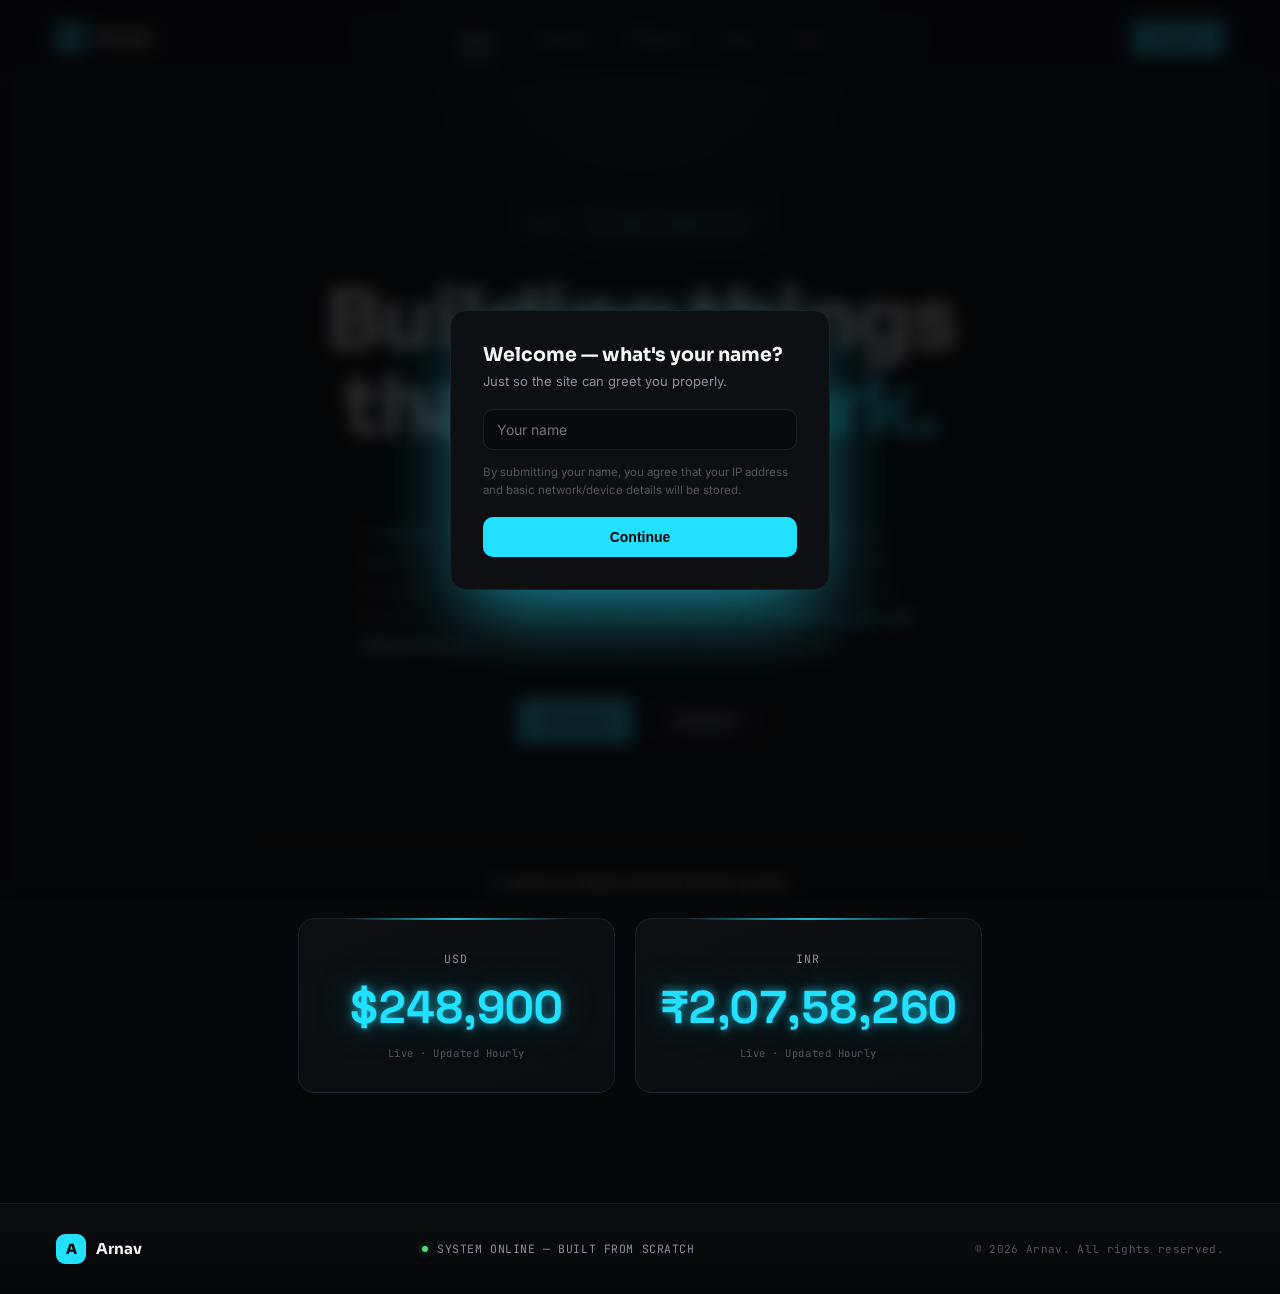
<file: index.html>
<!DOCTYPE html>
<html lang="en">
<head>
<meta charset="UTF-8">
<meta name="viewport" content="width=device-width, initial-scale=1.0">
<title>Arnav</title>
<link rel="stylesheet" href="style.css">
<!-- Add this line so PWABuilder finds your manifest -->
<link rel="manifest" href="manifest.json">
<meta name="theme-color" content="#0a0a0c">
</head>
<body>

<div class="bg-grid"></div>

<div class="name-modal-overlay" id="nameModalOverlay">
  <div class="name-modal">
    <h3>Welcome — what's your name?</h3>
    <p class="name-modal-sub">Just so the site can greet you properly.</p>
    <input type="text" id="nameModalInput" placeholder="Your name" autocomplete="off">
    <p class="name-modal-consent">By submitting your name, you agree that your IP address and basic network/device details will be stored.</p>
    <button id="nameModalSubmit">Continue</button>
  </div>
</div>
<div class="bg-orb"></div>

<nav class="navbar">
  <a href="index.html" class="brand"><div class="brand-mark">A</div>Arnav</a>
  <ul class="nav-links">
    <li><a href="index.html" class="active">Home</a></li>
    <li><a href="ventures.html">Ventures</a></li>
    <li><a href="projects.html">Projects</a></li>
    <li><a href="blog.html">Blog</a></li>
    <li><a href="skills.html">Skills</a></li>
  </ul>
  <a href="contact.html" class="nav-cta">Contact</a>
</nav>

<header class="hero">
  <div class="viewer-count reveal" id="viewerCount">
    <span class="viewer-icon">◎</span>
    <span id="viewerNum">0</span>
  </div>
  <div class="eyebrow"><span class="pulse-dot"></span> CODEX FABRICATUR</div>
  <h1>Building things<br>that <span class="cyan">just work.</span></h1>
  <p class="subheading">Developer & Founder</p>
  <p class="about-prose">
    I'm <span class="hl-name">Arnav</span> — I design, build, and ship digital products from the ground up.
    Right now I run <span class="hl-cyan">Azort Development</span> and <span class="hl-cyan">Sinux Development</span>,
    two ventures focused on turning small ideas into tools people actually use.
    Everything on this site — from the utilities to the code powering it — was
    <span class="hl-name">built, tested, and shipped by me</span>.
    No templates, no shortcuts — just clean execution.
  </p>
  <div class="hero-actions">
    <a href="ventures.html" class="btn-primary">Ventures</a>
    <a href="projects.html" class="btn-secondary">Projects</a>
  </div>
</header>

<div class="ticker-strip">
  <div class="ticker-label"><span class="pulse-dot"></span> Assets Under Management (AUM)</div>
  <div class="ticker-grid">
    <div class="ticker-item reveal" style="animation-delay:0.1s;">
      <div class="ticker-currency">USD</div>
      <div class="ticker-value" id="aumUSD">$248,900</div>
      <div class="ticker-sub">Live · Updated Hourly</div>
    </div>
    <div class="ticker-item reveal" style="animation-delay:0.2s;">
      <div class="ticker-currency">INR</div>
      <div class="ticker-value" id="aumINR">₹2,07,00,000</div>
      <div class="ticker-sub">Live · Updated Hourly</div>
    </div>
  </div>
</div>

<footer class="footer">
  <div class="footer-inner">
    <a href="index.html" class="footer-brand"><div class="brand-mark">A</div>Arnav</a>
    <div class="footer-status"><span class="pulse-dot"></span> SYSTEM ONLINE — BUILT FROM SCRATCH</div>
    <div class="footer-copy">© 2026 Arnav. All rights reserved.</div>
  </div>
</footer>

<script src="script.js"></script>
</body>
</html>
</file>
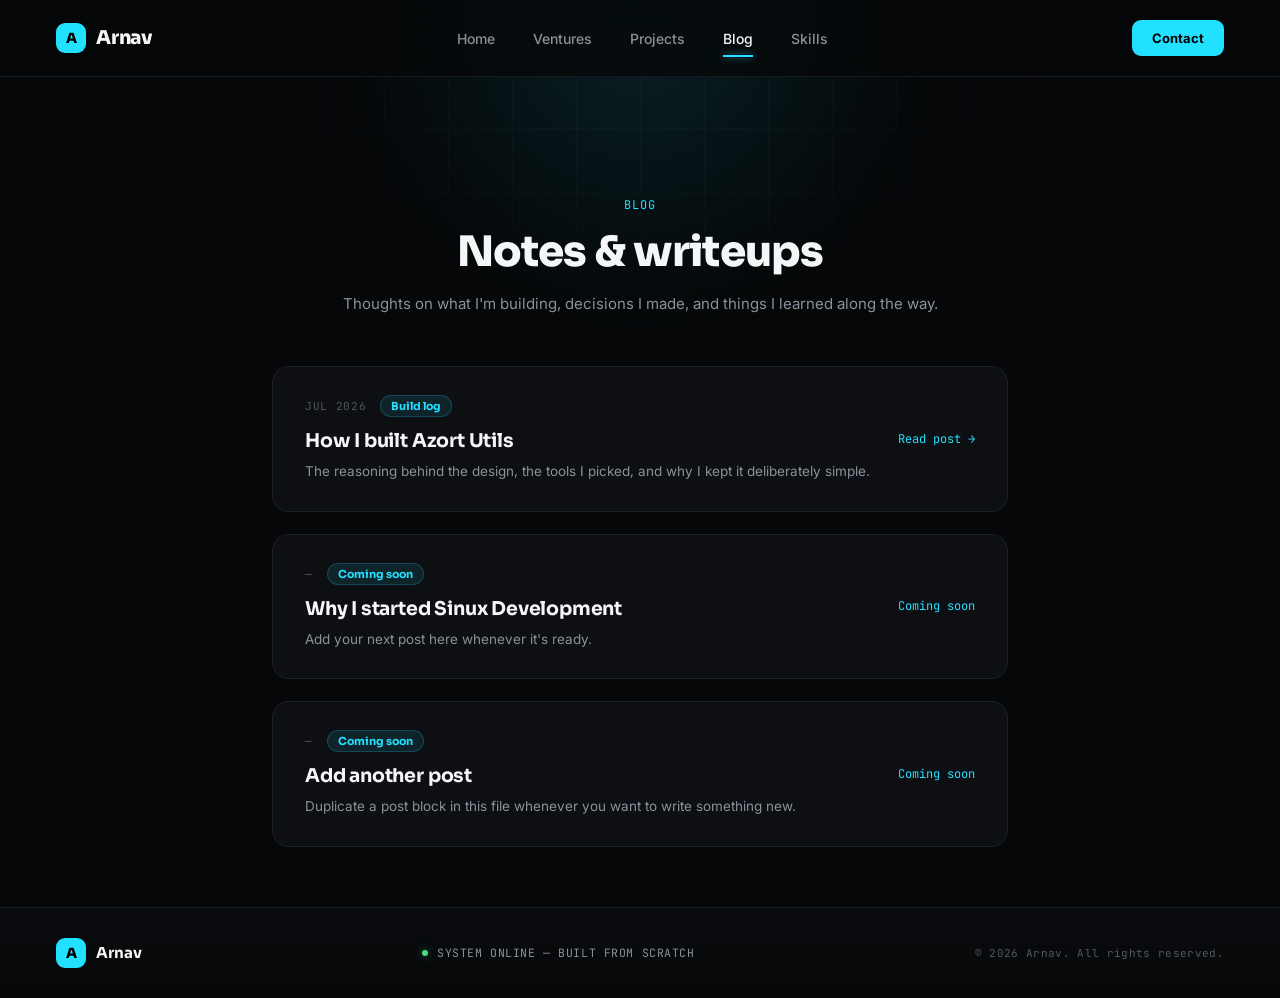
<file: blog.html>
<!DOCTYPE html>
<html lang="en">
<head>
<meta charset="UTF-8">
<meta name="viewport" content="width=device-width, initial-scale=1.0">
<title>Blog — Arnav</title>
<link rel="stylesheet" href="style.css">
</head>
<body>

<div class="bg-grid"></div>
<div class="bg-orb"></div>

<nav class="navbar">
  <a href="index.html" class="brand"><div class="brand-mark">A</div>Arnav</a>
  <ul class="nav-links">
    <li><a href="index.html">Home</a></li>
    <li><a href="ventures.html">Ventures</a></li>
    <li><a href="projects.html">Projects</a></li>
    <li><a href="blog.html" class="active">Blog</a></li>
    <li><a href="skills.html">Skills</a></li>
  </ul>
  <a href="contact.html" class="nav-cta">Contact</a>
</nav>

<section class="section" id="blogSection" style="padding-top:120px;">
  <div class="section-head reveal">
    <div class="kicker">Blog</div>
    <h2>Notes & writeups</h2>
    <p>Thoughts on what I'm building, decisions I made, and things I learned along the way.</p>
  </div>

  <div class="blog-grid" id="blogList">
    <div class="blog-card reveal" data-post="post1">
      <div class="blog-card-body">
        <div class="blog-meta-top">
          <span class="blog-date">JUL 2026</span>
          <span class="blog-tag">Build log</span>
        </div>
        <h3>How I built Azort Utils</h3>
        <p>The reasoning behind the design, the tools I picked, and why I kept it deliberately simple.</p>
      </div>
      <span class="blog-read">Read post →</span>
    </div>

    <div class="blog-card reveal disabled-post">
      <div class="blog-card-body">
        <div class="blog-meta-top">
          <span class="blog-date">—</span>
          <span class="blog-tag">Coming soon</span>
        </div>
        <h3>Why I started Sinux Development</h3>
        <p>Add your next post here whenever it's ready.</p>
      </div>
      <span class="blog-read">Coming soon</span>
    </div>

    <div class="blog-card reveal disabled-post">
      <div class="blog-card-body">
        <div class="blog-meta-top">
          <span class="blog-date">—</span>
          <span class="blog-tag">Coming soon</span>
        </div>
        <h3>Add another post</h3>
        <p>Duplicate a post block in this file whenever you want to write something new.</p>
      </div>
      <span class="blog-read">Coming soon</span>
    </div>
  </div>

  <!-- Inline post view (hidden until a post is opened) -->
  <article class="post-view" id="post1" style="display:none;">
    <a href="#" class="back-link" onclick="closePost('post1'); return false;">← Back to blog</a>
    <div class="post-header">
      <div class="blog-meta-top" style="justify-content:flex-start; gap:14px; margin-bottom:18px;">
        <span class="blog-date">JUL 2026</span>
        <span class="blog-tag">Build log</span>
      </div>
      <h1 class="post-title">How I built Azort Utils</h1>
      <p class="post-sub">The reasoning behind the design, the tools I picked, and why I kept it deliberately simple.</p>
    </div>
    <div class="post-body">
      <p>Replace this with your actual post. A good structure: start with why you built the thing, then walk through a couple of the interesting decisions, then close with what you'd do differently next time.</p>
      <h3>Why I built it</h3>
      <p>Write a paragraph here about the problem you noticed and why existing options didn't fit.</p>
      <h3>Key decisions</h3>
      <p>Talk through one or two technical or design choices — the stack, the layout, a tradeoff you made.</p>
      <h3>What's next</h3>
      <p>Wrap up with where the project is headed or what you learned building it.</p>
    </div>
  </article>
</section>

<footer class="footer">
  <div class="footer-inner">
    <a href="index.html" class="footer-brand"><div class="brand-mark">A</div>Arnav</a>
    <div class="footer-status"><span class="pulse-dot"></span> SYSTEM ONLINE — BUILT FROM SCRATCH</div>
    <div class="footer-copy">© 2026 Arnav. All rights reserved.</div>
  </div>
</footer>

<script src="script.js"></script>
<script>
  document.querySelectorAll('.blog-card[data-post]').forEach(card => {
    card.addEventListener('click', () => openPost(card.getAttribute('data-post')));
  });

  function openPost(id) {
    document.getElementById('blogList').style.display = 'none';
    document.querySelector('.section-head').style.display = 'none';
    document.getElementById(id).style.display = 'block';
    window.scrollTo({ top: 0, behavior: 'smooth' });
  }

  function closePost(id) {
    document.getElementById(id).style.display = 'none';
    document.getElementById('blogList').style.display = 'grid';
    document.querySelector('.section-head').style.display = 'block';
  }
</script>
</body>
</html>
</file>
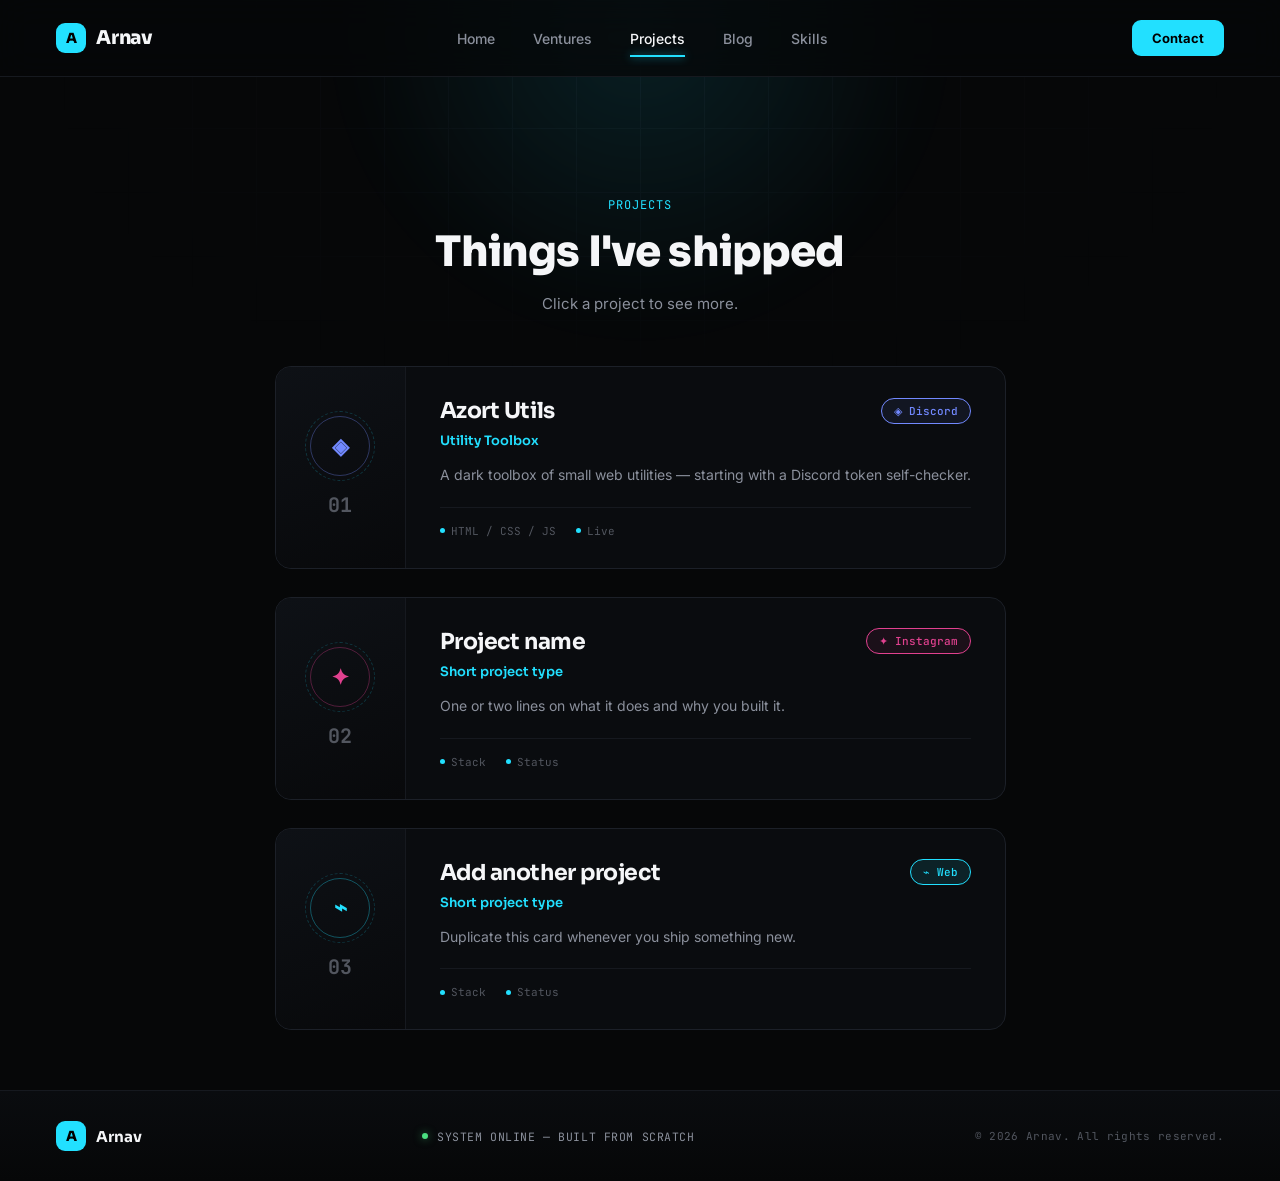
<file: projects.html>
<!DOCTYPE html>
<html lang="en">
<head>
<meta charset="UTF-8">
<meta name="viewport" content="width=device-width, initial-scale=1.0">
<title>Projects — Arnav</title>
<link rel="stylesheet" href="style.css">
</head>
<body>

<div class="bg-grid"></div>
<div class="bg-orb"></div>

<nav class="navbar">
  <a href="index.html" class="brand"><div class="brand-mark">A</div>Arnav</a>
  <ul class="nav-links">
    <li><a href="index.html">Home</a></li>
    <li><a href="ventures.html">Ventures</a></li>
    <li><a href="projects.html" class="active">Projects</a></li>
    <li><a href="blog.html">Blog</a></li>
    <li><a href="skills.html">Skills</a></li>
  </ul>
  <a href="contact.html" class="nav-cta">Contact</a>
</nav>

<section class="section" id="projectsSection" style="padding-top:120px;">
  <div class="section-head reveal" id="projectsHead">
    <div class="kicker">Projects</div>
    <h2>Things I've shipped</h2>
    <p>Click a project to see more.</p>
  </div>

  <div class="card-grid" id="projectsList">
    <div class="entity-card reveal" data-particle="rise" data-project="azortutils">
      <div class="particle-layer"></div>
      <span class="corner tl"></span><span class="corner tr"></span><span class="corner bl"></span><span class="corner br"></span>
      <div class="entity-side">
        <div class="entity-mark cat-discord">◈</div>
        <div class="entity-index">01</div>
      </div>
      <div class="entity-body">
        <div class="entity-top-row">
          <div class="entity-name">Azort Utils</div>
          <span class="cat-badge cat-discord-badge">◈ Discord</span>
        </div>
        <div class="entity-role">Utility Toolbox</div>
        <p class="entity-desc">A dark toolbox of small web utilities — starting with a Discord token self-checker.</p>
        <div class="entity-meta">
          <span><span class="dot"></span>HTML / CSS / JS</span>
          <span><span class="dot"></span>Live</span>
        </div>
      </div>
    </div>

    <div class="entity-card reveal" data-particle="rise" data-project="placeholder1">
      <div class="particle-layer"></div>
      <span class="corner tl"></span><span class="corner tr"></span><span class="corner bl"></span><span class="corner br"></span>
      <div class="entity-side">
        <div class="entity-mark cat-instagram">✦</div>
        <div class="entity-index">02</div>
      </div>
      <div class="entity-body">
        <div class="entity-top-row">
          <div class="entity-name">Project name</div>
          <span class="cat-badge cat-instagram-badge">✦ Instagram</span>
        </div>
        <div class="entity-role">Short project type</div>
        <p class="entity-desc">One or two lines on what it does and why you built it.</p>
        <div class="entity-meta">
          <span><span class="dot"></span>Stack</span>
          <span><span class="dot"></span>Status</span>
        </div>
      </div>
    </div>

    <div class="entity-card reveal" data-particle="rise" data-project="placeholder2">
      <div class="particle-layer"></div>
      <span class="corner tl"></span><span class="corner tr"></span><span class="corner bl"></span><span class="corner br"></span>
      <div class="entity-side">
        <div class="entity-mark cat-web">⌁</div>
        <div class="entity-index">03</div>
      </div>
      <div class="entity-body">
        <div class="entity-top-row">
          <div class="entity-name">Add another project</div>
          <span class="cat-badge cat-web-badge">⌁ Web</span>
        </div>
        <div class="entity-role">Short project type</div>
        <p class="entity-desc">Duplicate this card whenever you ship something new.</p>
        <div class="entity-meta">
          <span><span class="dot"></span>Stack</span>
          <span><span class="dot"></span>Status</span>
        </div>
      </div>
    </div>
  </div>

  <!-- Inline expanded project detail -->
  <article class="post-view" id="proj-azortutils" style="display:none;">
    <a href="#" class="back-link" onclick="closeProject('proj-azortutils'); return false;">← Back to projects</a>
    <div class="post-header">
      <div class="blog-meta-top" style="justify-content:flex-start; gap:14px; margin-bottom:18px;">
        <span class="cat-badge cat-discord-badge">◈ Discord</span>
        <span class="blog-tag">Live</span>
      </div>
      <h1 class="post-title">Azort Utils</h1>
      <p class="post-sub">A dark toolbox of small web utilities — starting with a Discord token self-checker.</p>
    </div>
    <div class="post-body">
      <h3>◆ Overview</h3>
      <p>Add a paragraph on what Azort Utils actually does and who it's for.</p>
      <h3>⌁ Stack</h3>
      <p>HTML, CSS, and vanilla JavaScript — no frameworks, runs entirely client-side.</p>
      <h3>✦ Highlights</h3>
      <p>Mention the token checker, the rate limiting, and anything else worth calling out.</p>
    </div>
  </article>

  <article class="post-view" id="proj-placeholder1" style="display:none;">
    <a href="#" class="back-link" onclick="closeProject('proj-placeholder1'); return false;">← Back to projects</a>
    <div class="post-header">
      <h1 class="post-title">Project name</h1>
      <p class="post-sub">Fill in the full description once this project is ready.</p>
    </div>
    <div class="post-body">
      <p>Add details here.</p>
    </div>
  </article>

  <article class="post-view" id="proj-placeholder2" style="display:none;">
    <a href="#" class="back-link" onclick="closeProject('proj-placeholder2'); return false;">← Back to projects</a>
    <div class="post-header">
      <h1 class="post-title">Add another project</h1>
      <p class="post-sub">Duplicate a project block whenever you ship something new.</p>
    </div>
    <div class="post-body">
      <p>Add details here.</p>
    </div>
  </article>
</section>

<footer class="footer">
  <div class="footer-inner">
    <a href="index.html" class="footer-brand"><div class="brand-mark">A</div>Arnav</a>
    <div class="footer-status"><span class="pulse-dot"></span> SYSTEM ONLINE — BUILT FROM SCRATCH</div>
    <div class="footer-copy">© 2026 Arnav. All rights reserved.</div>
  </div>
</footer>

<script src="script.js"></script>
<script>
  document.querySelectorAll('.entity-card[data-project]').forEach(card => {
    card.addEventListener('click', () => openProject(card.getAttribute('data-project')));
  });

  function openProject(name) {
    document.getElementById('projectsList').style.display = 'none';
    document.getElementById('projectsHead').style.display = 'none';
    document.getElementById('proj-' + name).style.display = 'block';
    window.scrollTo({ top: 0, behavior: 'smooth' });
  }

  function closeProject(id) {
    document.getElementById(id).style.display = 'none';
    document.getElementById('projectsList').style.display = 'flex';
    document.getElementById('projectsHead').style.display = 'block';
  }
</script>
</body>
</html>
</file>
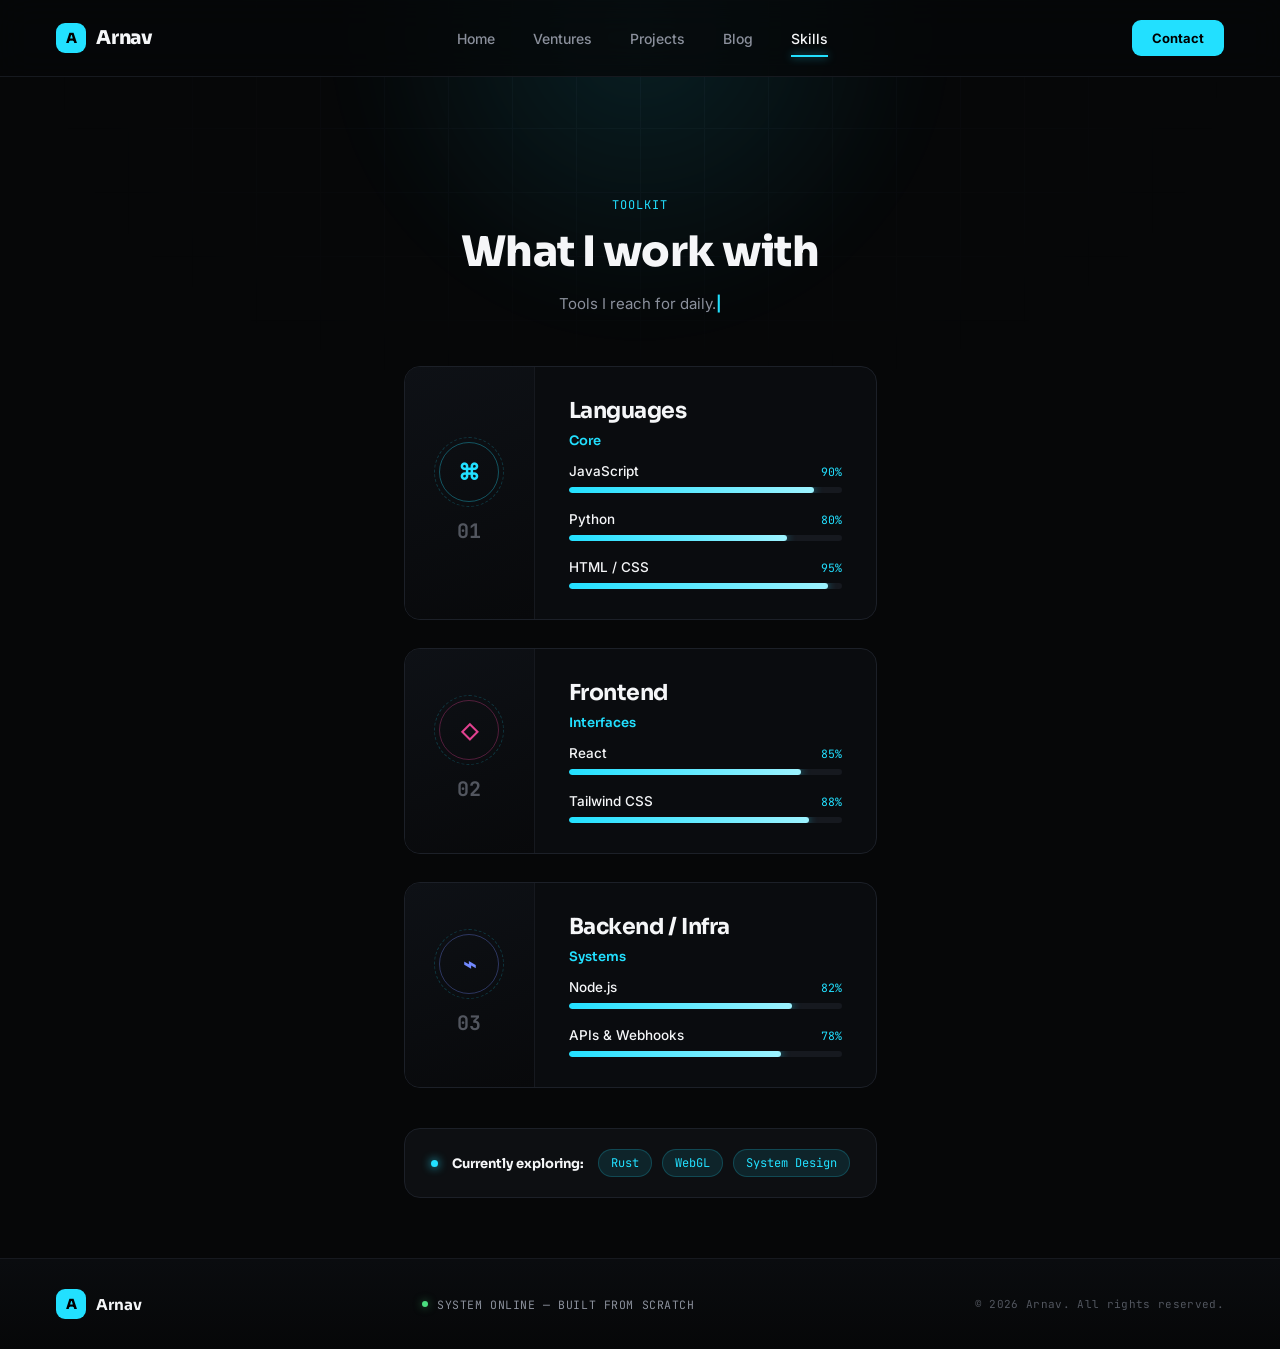
<file: skills.html>
<!DOCTYPE html>
<html lang="en">
<head>
<meta charset="UTF-8">
<meta name="viewport" content="width=device-width, initial-scale=1.0">
<title>Skills — Arnav</title>
<link rel="stylesheet" href="style.css">
</head>
<body>

<div class="bg-grid"></div>
<div class="bg-orb"></div>

<nav class="navbar">
  <a href="index.html" class="brand"><div class="brand-mark">A</div>Arnav</a>
  <ul class="nav-links">
    <li><a href="index.html">Home</a></li>
    <li><a href="ventures.html">Ventures</a></li>
    <li><a href="projects.html">Projects</a></li>
    <li><a href="blog.html">Blog</a></li>
    <li><a href="skills.html" class="active">Skills</a></li>
  </ul>
  <a href="contact.html" class="nav-cta">Contact</a>
</nav>

<section class="section" style="padding-top:120px;">
  <div class="section-head reveal">
    <div class="kicker">Toolkit</div>
    <h2>What I work with</h2>
    <p><span id="typedLine"></span><span class="type-cursor">|</span></p>
  </div>

  <div class="card-grid">
    <div class="entity-card reveal" data-particle="fall">
      <div class="particle-layer"></div>
      <span class="corner tl"></span><span class="corner tr"></span><span class="corner bl"></span><span class="corner br"></span>
      <div class="entity-side">
        <div class="entity-mark cat-web">⌘</div>
        <div class="entity-index">01</div>
      </div>
      <div class="entity-body">
        <div class="entity-name">Languages</div>
        <div class="entity-role">Core</div>
        <div class="skill-bars">
          <div class="skill-bar" data-level="90">
            <div class="skill-bar-top"><span>JavaScript</span><span class="skill-pct">90%</span></div>
            <div class="skill-track"><div class="skill-fill"></div></div>
          </div>
          <div class="skill-bar" data-level="80">
            <div class="skill-bar-top"><span>Python</span><span class="skill-pct">80%</span></div>
            <div class="skill-track"><div class="skill-fill"></div></div>
          </div>
          <div class="skill-bar" data-level="95">
            <div class="skill-bar-top"><span>HTML / CSS</span><span class="skill-pct">95%</span></div>
            <div class="skill-track"><div class="skill-fill"></div></div>
          </div>
        </div>
      </div>
    </div>

    <div class="entity-card reveal" data-particle="fall">
      <div class="particle-layer"></div>
      <span class="corner tl"></span><span class="corner tr"></span><span class="corner bl"></span><span class="corner br"></span>
      <div class="entity-side">
        <div class="entity-mark cat-instagram">◇</div>
        <div class="entity-index">02</div>
      </div>
      <div class="entity-body">
        <div class="entity-name">Frontend</div>
        <div class="entity-role">Interfaces</div>
        <div class="skill-bars">
          <div class="skill-bar" data-level="85">
            <div class="skill-bar-top"><span>React</span><span class="skill-pct">85%</span></div>
            <div class="skill-track"><div class="skill-fill"></div></div>
          </div>
          <div class="skill-bar" data-level="88">
            <div class="skill-bar-top"><span>Tailwind CSS</span><span class="skill-pct">88%</span></div>
            <div class="skill-track"><div class="skill-fill"></div></div>
          </div>
        </div>
      </div>
    </div>

    <div class="entity-card reveal" data-particle="fall">
      <div class="particle-layer"></div>
      <span class="corner tl"></span><span class="corner tr"></span><span class="corner bl"></span><span class="corner br"></span>
      <div class="entity-side">
        <div class="entity-mark cat-discord">⌁</div>
        <div class="entity-index">03</div>
      </div>
      <div class="entity-body">
        <div class="entity-name">Backend / Infra</div>
        <div class="entity-role">Systems</div>
        <div class="skill-bars">
          <div class="skill-bar" data-level="82">
            <div class="skill-bar-top"><span>Node.js</span><span class="skill-pct">82%</span></div>
            <div class="skill-track"><div class="skill-fill"></div></div>
          </div>
          <div class="skill-bar" data-level="78">
            <div class="skill-bar-top"><span>APIs & Webhooks</span><span class="skill-pct">78%</span></div>
            <div class="skill-track"><div class="skill-fill"></div></div>
          </div>
        </div>
      </div>
    </div>
  </div>

  <div class="learning-strip reveal">
    <span class="pulse-dot"></span>
    <span class="learning-label">Currently exploring:</span>
    <span class="learning-tags">
      <span class="learning-tag">Rust</span>
      <span class="learning-tag">WebGL</span>
      <span class="learning-tag">System Design</span>
    </span>
  </div>
</section>

<footer class="footer">
  <div class="footer-inner">
    <a href="index.html" class="footer-brand"><div class="brand-mark">A</div>Arnav</a>
    <div class="footer-status"><span class="pulse-dot"></span> SYSTEM ONLINE — BUILT FROM SCRATCH</div>
    <div class="footer-copy">© 2026 Arnav. All rights reserved.</div>
  </div>
</footer>

<script src="script.js"></script>
<script>
  // typing effect for the subheading line
  const lines = ["Tools I reach for daily.", "Sharp where it counts.", "Always adding more."];
  let lineIdx = 0, charIdx = 0, deleting = false;
  const el = document.getElementById('typedLine');
  function tick() {
    const current = lines[lineIdx];
    if (!deleting) {
      el.textContent = current.slice(0, charIdx + 1);
      charIdx++;
      if (charIdx === current.length) { deleting = true; setTimeout(tick, 1400); return; }
    } else {
      el.textContent = current.slice(0, charIdx - 1);
      charIdx--;
      if (charIdx === 0) { deleting = false; lineIdx = (lineIdx + 1) % lines.length; }
    }
    setTimeout(tick, deleting ? 30 : 55);
  }
  tick();

  // animate skill bar fills when they scroll into view
  const bars = document.querySelectorAll('.skill-bar');
  const barObserver = new IntersectionObserver((entries) => {
    entries.forEach(entry => {
      if (entry.isIntersecting) {
        const fill = entry.target.querySelector('.skill-fill');
        const level = entry.target.getAttribute('data-level');
        fill.style.width = level + '%';
        barObserver.unobserve(entry.target);
      }
    });
  }, { threshold: 0.3 });
  bars.forEach(bar => barObserver.observe(bar));
</script>
</body>
</html>
</file>
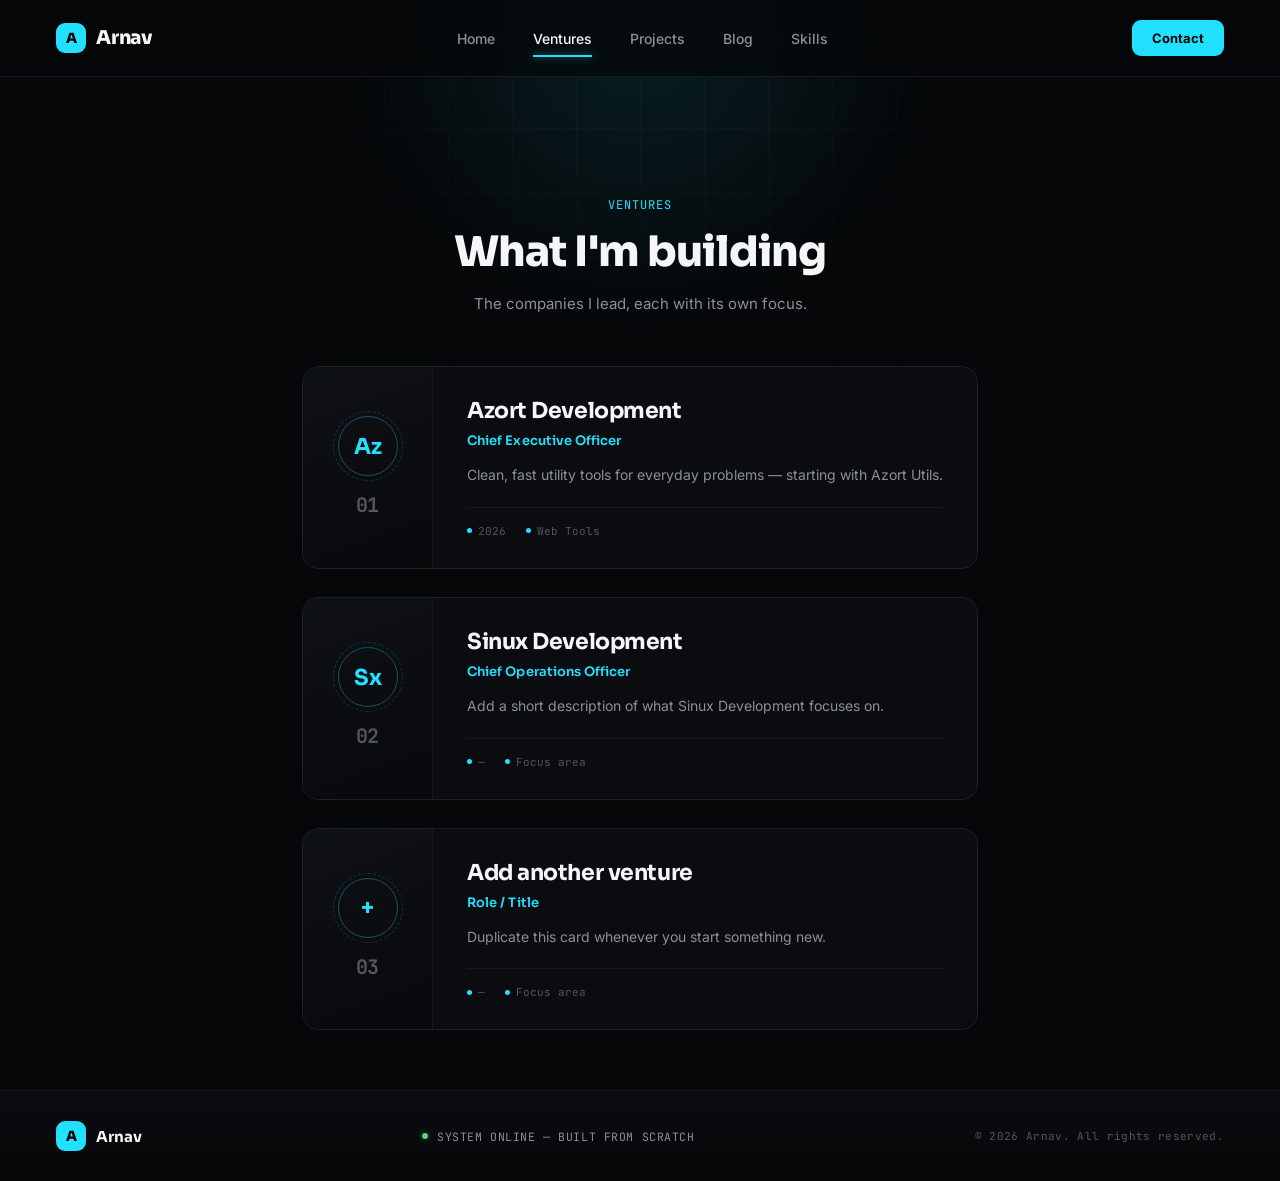
<file: ventures.html>
<!DOCTYPE html>
<html lang="en">
<head>
<meta charset="UTF-8">
<meta name="viewport" content="width=device-width, initial-scale=1.0">
<title>Ventures — Arnav</title>
<link rel="stylesheet" href="style.css">
</head>
<body>

<div class="bg-grid"></div>
<div class="bg-orb"></div>

<nav class="navbar">
  <a href="index.html" class="brand"><div class="brand-mark">A</div>Arnav</a>
  <ul class="nav-links">
    <li><a href="index.html">Home</a></li>
    <li><a href="ventures.html" class="active">Ventures</a></li>
    <li><a href="projects.html">Projects</a></li>
    <li><a href="blog.html">Blog</a></li>
    <li><a href="skills.html">Skills</a></li>
  </ul>
  <a href="contact.html" class="nav-cta">Contact</a>
</nav>

<section class="section" style="padding-top:120px;">
  <div class="section-head reveal">
    <div class="kicker">Ventures</div>
    <h2>What I'm building</h2>
    <p>The companies I lead, each with its own focus.</p>
  </div>

  <div class="card-grid">
    <div class="entity-card reveal" data-particle="fall">
      <div class="particle-layer"></div>
      <span class="corner tl"></span><span class="corner tr"></span><span class="corner bl"></span><span class="corner br"></span>
      <div class="entity-side">
        <div class="entity-mark">Az</div>
        <div class="entity-index">01</div>
      </div>
      <div class="entity-body">
        <div class="entity-name">Azort Development</div>
        <div class="entity-role">Chief Executive Officer</div>
        <p class="entity-desc">Clean, fast utility tools for everyday problems — starting with Azort Utils.</p>
        <div class="entity-meta">
          <span><span class="dot"></span>2026</span>
          <span><span class="dot"></span>Web Tools</span>
        </div>
      </div>
    </div>

    <div class="entity-card reveal" data-particle="fall">
      <div class="particle-layer"></div>
      <span class="corner tl"></span><span class="corner tr"></span><span class="corner bl"></span><span class="corner br"></span>
      <div class="entity-side">
        <div class="entity-mark">Sx</div>
        <div class="entity-index">02</div>
      </div>
      <div class="entity-body">
        <div class="entity-name">Sinux Development</div>
        <div class="entity-role">Chief Operations Officer</div>
        <p class="entity-desc">Add a short description of what Sinux Development focuses on.</p>
        <div class="entity-meta">
          <span><span class="dot"></span>—</span>
          <span><span class="dot"></span>Focus area</span>
        </div>
      </div>
    </div>

    <div class="entity-card reveal" data-particle="fall">
      <div class="particle-layer"></div>
      <span class="corner tl"></span><span class="corner tr"></span><span class="corner bl"></span><span class="corner br"></span>
      <div class="entity-side">
        <div class="entity-mark">+</div>
        <div class="entity-index">03</div>
      </div>
      <div class="entity-body">
        <div class="entity-name">Add another venture</div>
        <div class="entity-role">Role / Title</div>
        <p class="entity-desc">Duplicate this card whenever you start something new.</p>
        <div class="entity-meta">
          <span><span class="dot"></span>—</span>
          <span><span class="dot"></span>Focus area</span>
        </div>
      </div>
    </div>
  </div>
</section>

<footer class="footer">
  <div class="footer-inner">
    <a href="index.html" class="footer-brand"><div class="brand-mark">A</div>Arnav</a>
    <div class="footer-status"><span class="pulse-dot"></span> SYSTEM ONLINE — BUILT FROM SCRATCH</div>
    <div class="footer-copy">© 2026 Arnav. All rights reserved.</div>
  </div>
</footer>

<script src="script.js"></script>
</body>
</html>
</file>
<file: style.css>
@import url('https://fonts.googleapis.com/css2?family=Sora:wght@600;700;800&family=Space+Grotesk:wght@600;700&family=Inter:wght@400;500;600&family=JetBrains+Mono:wght@400;500&display=swap');

:root {
  --bg: #060708;
  --panel: #0d0f12;
  --panel-soft: #101319;
  --border: #1c2028;
  --border-soft: #16191f;
  --text: #f5f6f8;
  --muted: #8b909c;
  --muted-dim: #52565f;

  --cyan: #22e0ff;
  --cyan-soft: #22e0ff1a;
  --cyan-glow: #22e0ff55;
  --cyan-glow-strong: #22e0ffaa;

  --font-display: 'Sora', sans-serif;
  --font-ticker: 'Space Grotesk', sans-serif;
  --font-body: 'Inter', -apple-system, sans-serif;
  --font-mono: 'JetBrains Mono', Consolas, monospace;

  --radius: 16px;
  --radius-sm: 10px;
}

* { margin: 0; padding: 0; box-sizing: border-box; }
html { scroll-behavior: smooth; }

body {
  background: var(--bg);
  color: var(--text);
  font-family: var(--font-body);
  overflow-x: hidden;
  position: relative;
  display: flex;
  flex-direction: column;
  min-height: 100vh;
  -webkit-user-select: none;
  -moz-user-select: none;
  user-select: none;
  -webkit-tap-highlight-color: transparent;
}

/* remove the default blue tap/focus flash on every element */
* {
  -webkit-tap-highlight-color: transparent;
}
a, button, input, select, textarea, .entity-card, .blog-card, .contact-link {
  outline: none;
}
a:focus, button:focus, .entity-card:focus, .blog-card:focus, .contact-link:focus {
  outline: none;
  box-shadow: none;
}
/* keep a quiet, non-blue focus ring for keyboard users only */
a:focus-visible, button:focus-visible, .entity-card:focus-visible {
  outline: 1px solid var(--cyan);
  outline-offset: 3px;
}

/* make main content stretch so footer sticks at a consistent distance on every page */
body > .hero,
body > .stats-strip,
body > .ticker-strip,
body > .section,
body > .contact-wrap {
  flex: 1 0 auto;
}

/* global smoothness */
a, button, .entity-card, .blog-card, .contact-link, .nav-cta,
.btn-primary, .btn-secondary {
  transition-timing-function: cubic-bezier(0.22, 1, 0.36, 1);
}

::selection { background: var(--cyan); color: #000; }
a { color: inherit; text-decoration: none; }
ul { list-style: none; }

.bg-grid {
  position: fixed; inset: 0; z-index: 0; pointer-events: none;
  background-image:
    linear-gradient(var(--border-soft) 1px, transparent 1px),
    linear-gradient(90deg, var(--border-soft) 1px, transparent 1px);
  background-size: 64px 64px;
  mask-image: radial-gradient(ellipse 65% 50% at 50% 10%, black 0%, transparent 70%);
  opacity: 0.45;
}

.bg-orb {
  position: fixed;
  width: 620px; height: 620px;
  border-radius: 50%;
  background: radial-gradient(circle, var(--cyan-glow) 0%, transparent 70%);
  top: -280px; left: 50%;
  transform: translateX(-50%);
  z-index: 0; pointer-events: none;
  filter: blur(30px);
  opacity: 0.35;
}

/* ===== Navbar ===== */
.navbar {
  position: sticky; top: 0; z-index: 50;
  display: flex; align-items: center; justify-content: space-between;
  padding: 20px 56px;
  background: rgba(6, 7, 8, 0.75);
  backdrop-filter: blur(16px);
  border-bottom: 1px solid var(--border-soft);
}

.brand {
  font-family: var(--font-display);
  font-weight: 800;
  font-size: 19px;
  letter-spacing: -0.01em;
  display: flex; align-items: center; gap: 10px;
}
.brand-mark {
  width: 30px; height: 30px;
  border-radius: 9px;
  background: var(--cyan);
  display: flex; align-items: center; justify-content: center;
  font-size: 14px; font-weight: 800; color: #000;
}
.brand span { color: var(--cyan); }

.nav-links { display: flex; gap: 38px; font-size: 14px; font-weight: 500; color: var(--muted); }
.nav-links a { position: relative; transition: color 0.3s cubic-bezier(0.22,1,0.36,1); padding-bottom: 4px; }
.nav-links a:hover, .nav-links a.active { color: var(--text); }
.nav-links a::after {
  content: ''; position: absolute; left: 0; bottom: -6px; width: 0; height: 2px;
  background: var(--cyan);
  box-shadow: 0 0 8px var(--cyan-glow-strong);
  transition: width 0.35s cubic-bezier(0.22,1,0.36,1);
}
.nav-links a:hover::after { width: 100%; }
.nav-links a.active::after {
  width: 100%;
  animation: underlineIn 0.5s cubic-bezier(0.22,1,0.36,1);
}
@keyframes underlineIn {
  from { width: 0; }
  to { width: 100%; }
}

.nav-cta {
  font-size: 13px; font-weight: 700;
  padding: 10px 20px; border-radius: 9px;
  background: var(--cyan);
  color: #000;
  transition: all 0.25s ease;
}
.nav-cta:hover { box-shadow: 0 0 28px var(--cyan-glow-strong); transform: translateY(-1px); }

/* ===== Hero ===== */
.hero {
  position: relative; z-index: 1;
  max-width: 960px; margin: 0 auto;
  padding: 130px 48px 80px;
  text-align: center;
}

.viewer-count {
  display: inline-flex; align-items: center; gap: 8px;
  font-family: var(--font-mono); font-size: 12.5px; color: var(--muted);
  border: 1px solid var(--border); background: var(--panel-soft);
  padding: 7px 16px; border-radius: 100px;
  margin-bottom: 18px;
  opacity: 0; animation: fadeUp 0.6s cubic-bezier(0.22,1,0.36,1) forwards;
}
.viewer-icon { color: var(--cyan); font-size: 13px; }
#viewerNum { color: var(--text); font-weight: 600; font-variant-numeric: tabular-nums; }

.eyebrow {
  display: inline-flex; align-items: center; gap: 9px;
  font-family: var(--font-mono); font-size: 12.5px; font-weight: 500;
  color: var(--cyan);
  border: 1px solid #22e0ff40; background: linear-gradient(180deg, #22e0ff14, #22e0ff08);
  padding: 9px 20px; border-radius: 100px;
  letter-spacing: 0.04em;
  margin-bottom: 34px;
  box-shadow: 0 0 20px -4px var(--cyan-glow);
  opacity: 0; animation: fadeUp 0.7s cubic-bezier(0.22,1,0.36,1) forwards;
}
.eyebrow .pulse-dot {
  width: 6px; height: 6px; border-radius: 50%;
  background: var(--cyan); box-shadow: 0 0 10px var(--cyan);
  animation: pulse 2s infinite;
}

.hero h1 {
  font-family: var(--font-display);
  font-weight: 800;
  font-size: clamp(46px, 7.2vw, 84px);
  line-height: 1.03;
  letter-spacing: -0.03em;
  opacity: 0; animation: fadeUp 0.7s ease 0.1s forwards;
}
.hero h1 .cyan { color: var(--cyan); }

.hero .subheading {
  margin-top: 18px;
  font-family: var(--font-display);
  font-weight: 700;
  font-size: clamp(17px, 2vw, 20px);
  color: var(--cyan);
  letter-spacing: -0.01em;
  opacity: 0; animation: fadeUp 0.7s cubic-bezier(0.22,1,0.36,1) 0.16s forwards;
}

.hero .about-prose {
  margin: 26px auto 0;
  max-width: 560px;
  text-align: left;
  font-size: 15px;
  color: var(--muted);
  line-height: 1.85;
  opacity: 0; animation: fadeUp 0.7s cubic-bezier(0.22,1,0.36,1) 0.24s forwards;
}

.hero-actions {
  margin-top: 38px; display: flex; gap: 14px; justify-content: center;
  opacity: 0; animation: fadeUp 0.7s ease 0.3s forwards;
}

.btn-primary, .btn-secondary {
  font-size: 14px; font-weight: 700;
  padding: 14px 28px; border-radius: 10px;
  transition: all 0.25s ease;
  display: inline-flex; align-items: center; gap: 8px;
}
.btn-primary { background: var(--cyan); color: #000; }
.btn-primary:hover { box-shadow: 0 0 36px var(--cyan-glow-strong); transform: translateY(-2px); }
.btn-secondary { background: var(--panel-soft); border: 1px solid var(--border); color: var(--text); }
.btn-secondary:hover { border-color: var(--cyan); background: var(--cyan-soft); }

/* ===== Live ticker (replaces old stats strip) ===== */
.ticker-strip {
  position: relative; z-index: 1;
  max-width: 780px; margin: 0 auto;
  padding: 40px 48px 110px;
  border-top: 1px solid var(--border-soft);
  margin-top: 10px;
}

.ticker-label {
  display: flex; align-items: center; justify-content: center; gap: 9px;
  font-family: var(--font-display); font-weight: 700; font-size: 13px; color: var(--text);
  letter-spacing: 0.06em; text-transform: uppercase;
  margin-bottom: 26px;
}
.ticker-label .pulse-dot {
  width: 7px; height: 7px; border-radius: 50%;
  background: var(--cyan); box-shadow: 0 0 12px var(--cyan);
  animation: pulse 2s infinite;
}

.ticker-grid {
  display: grid;
  grid-template-columns: 1fr 1fr;
  gap: 20px;
}

.ticker-item {
  position: relative;
  background: linear-gradient(160deg, var(--panel), #0a0c0f);
  border: 1px solid var(--border);
  border-radius: var(--radius);
  padding: 32px 24px;
  text-align: center;
  opacity: 0; animation: fadeUp 0.6s cubic-bezier(0.22,1,0.36,1) forwards;
}
.ticker-item::before {
  content: '';
  position: absolute; top: -1px; left: 15%; right: 15%; height: 2px;
  background: linear-gradient(90deg, transparent, var(--cyan), transparent);
  opacity: 0.8;
}

.ticker-currency {
  font-family: var(--font-mono); font-size: 11.5px; color: var(--muted);
  letter-spacing: 0.12em; margin-bottom: 12px; text-transform: uppercase;
}
.ticker-value {
  font-family: var(--font-ticker);
  font-weight: 700;
  font-size: clamp(32px, 4.6vw, 46px);
  font-variant-numeric: tabular-nums;
  color: var(--cyan);
  text-shadow: 0 0 10px var(--cyan-glow-strong), 0 0 40px var(--cyan-glow);
  letter-spacing: -0.01em;
}
.ticker-sub {
  font-family: var(--font-mono); font-size: 10.5px; color: var(--muted-dim);
  margin-top: 10px; letter-spacing: 0.05em;
}

@media (max-width: 560px) {
  .ticker-grid { grid-template-columns: 1fr; }
}

/* ===== Highlighted words in prose ===== */
.hl-cyan { color: var(--cyan); font-weight: 700; }
.hl-name {
  font-family: var(--font-display);
  font-weight: 800;
  color: var(--text);
  background: linear-gradient(120deg, var(--cyan), #9df3ff);
  -webkit-background-clip: text;
  background-clip: text;
  color: transparent;
}

/* ===== Section shared ===== */
.section { position: relative; z-index: 1; max-width: 1120px; margin: 0 auto; padding: 60px 48px; }
.section-head { text-align: center; max-width: 600px; margin: 0 auto 50px; }
.section-head .kicker {
  font-family: var(--font-mono); font-size: 12px; color: var(--cyan);
  letter-spacing: 0.08em; text-transform: uppercase;
}
.section-head h2 {
  font-family: var(--font-display); font-weight: 800;
  font-size: clamp(30px, 4vw, 42px); margin-top: 12px; letter-spacing: -0.02em;
}
.section-head p { margin-top: 14px; color: var(--muted); font-size: 15px; line-height: 1.6; }

/* ===== Shared entity card (Ventures + Projects) ===== */
.card-grid { display: flex; flex-direction: column; gap: 28px; }

.entity-card {
  position: relative;
  display: grid;
  grid-template-columns: 130px 1fr;
  gap: 0;
  background: #0a0c0f;
  border: 1px solid var(--border);
  border-radius: var(--radius);
  overflow: hidden;
  cursor: pointer;
  transition: transform 0.4s cubic-bezier(0.22,1,0.36,1),
              box-shadow 0.4s cubic-bezier(0.22,1,0.36,1),
              border-color 0.4s cubic-bezier(0.22,1,0.36,1);
}

.entity-card .corner {
  position: absolute; width: 16px; height: 16px;
  border-color: var(--cyan); opacity: 0;
  transition: opacity 0.4s ease;
  z-index: 2;
}
.entity-card .corner.tl { top: 10px; left: 10px; border-top: 2px solid; border-left: 2px solid; }
.entity-card .corner.tr { top: 10px; right: 10px; border-top: 2px solid; border-right: 2px solid; }
.entity-card .corner.bl { bottom: 10px; left: 10px; border-bottom: 2px solid; border-left: 2px solid; }
.entity-card .corner.br { bottom: 10px; right: 10px; border-bottom: 2px solid; border-right: 2px solid; }

.entity-card:hover,
.entity-card.popped {
  transform: translateY(-6px) scale(1.012);
  border-color: #22e0ff55;
  box-shadow: 0 30px 80px -28px var(--cyan-glow-strong);
}
.entity-card:hover .corner,
.entity-card.popped .corner { opacity: 1; }

.entity-side {
  position: relative; z-index: 1;
  display: flex; flex-direction: column; align-items: center; justify-content: center;
  gap: 16px;
  background: linear-gradient(160deg, #0e1116, #08090b);
  border-right: 1px solid var(--border-soft);
  padding: 30px 16px;
}
.entity-mark {
  width: 60px; height: 60px; border-radius: 50%;
  background: transparent; border: 1.5px solid #22e0ff55;
  display: flex; align-items: center; justify-content: center;
  font-family: var(--font-display); font-weight: 700; font-size: 22px; color: var(--cyan);
  flex-shrink: 0;
  position: relative;
}
.entity-mark::after {
  content: '';
  position: absolute; inset: -6px;
  border-radius: 50%;
  border: 1px dashed #22e0ff33;
}
.entity-index {
  font-family: var(--font-mono); font-size: 20px; font-weight: 700; color: var(--muted-dim);
  letter-spacing: -0.02em;
}

.entity-body { position: relative; z-index: 1; min-width: 0; padding: 30px 34px; }

.entity-top-row { display: flex; align-items: center; justify-content: space-between; gap: 12px; flex-wrap: wrap; }

.entity-name {
  font-family: var(--font-display); font-weight: 700; font-size: 22px; letter-spacing: -0.02em;
  color: var(--text);
}
.entity-role {
  display: inline-block;
  font-family: var(--font-display); font-weight: 600; font-size: 13px; color: var(--cyan);
  letter-spacing: 0.005em;
  margin: 8px 0 14px;
}
.entity-desc { font-size: 14px; color: var(--muted); line-height: 1.7; margin-bottom: 20px; max-width: 620px; }

.entity-meta {
  display: flex; gap: 20px; flex-wrap: wrap;
  font-family: var(--font-mono); font-size: 11px; color: var(--muted-dim);
  border-top: 1px solid var(--border-soft); padding-top: 16px;
}
.entity-meta span { display: flex; align-items: center; gap: 6px; }
.entity-meta .dot { width: 5px; height: 5px; border-radius: 50%; background: var(--cyan); }

/* category badges */
.cat-badge {
  font-family: var(--font-mono); font-size: 11px; font-weight: 500;
  padding: 5px 12px; border-radius: 100px;
  border: 1px solid currentColor;
  white-space: nowrap;
}
.cat-discord-badge { color: #7289ff; background: #7289ff14; }
.cat-instagram-badge { color: #e1418f; background: #e1418f14; }
.cat-web-badge { color: var(--cyan); background: var(--cyan-soft); }

.entity-mark.cat-discord { color: #7289ff; border-color: #7289ff55; }
.entity-mark.cat-instagram { color: #e1418f; border-color: #e1418f55; }
.entity-mark.cat-web { color: var(--cyan); border-color: #22e0ff55; }

@media (max-width: 640px) {
  .entity-card { grid-template-columns: 1fr; }
  .entity-side { flex-direction: row; border-right: none; border-bottom: 1px solid var(--border-soft); padding: 20px; }
  .entity-body { padding: 24px 22px; }
}

/* particle layer — fully fades in/out, not just paused, and supports fall or rise direction */
.particle-layer {
  position: absolute; inset: 0;
  overflow: hidden;
  pointer-events: none;
  z-index: 0;
  opacity: 0;
  transition: opacity 0.4s ease;
}
.entity-card:hover .particle-layer,
.entity-card.popped .particle-layer {
  opacity: 1;
}
.particle {
  position: absolute;
  width: 4px; height: 4px;
  border-radius: 50%;
  box-shadow: 0 0 6px currentColor;
  opacity: 0;
  animation-timing-function: linear;
  animation-iteration-count: infinite;
  animation-play-state: paused;
}
.entity-card:hover .particle,
.entity-card.popped .particle {
  animation-play-state: running;
}
.entity-card[data-particle="fall"] .particle {
  top: -10%;
  color: var(--cyan);
  background: var(--cyan);
  animation-name: fallDown;
}
.entity-card[data-particle="rise"] .particle {
  bottom: -10%;
  color: #ffb454;
  background: #ffb454;
  animation-name: riseUp;
}
@keyframes fallDown {
  0% { transform: translateY(0) translateX(0); opacity: 0; }
  8% { opacity: 0.75; }
  90% { opacity: 0.4; }
  100% { transform: translateY(320px) translateX(var(--drift, 12px)); opacity: 0; }
}
@keyframes riseUp {
  0% { transform: translateY(0) translateX(0); opacity: 0; }
  8% { opacity: 0.8; }
  90% { opacity: 0.35; }
  100% { transform: translateY(-320px) translateX(var(--drift, 12px)); opacity: 0; }
}

@media (prefers-reduced-motion: reduce) {
  .particle { display: none; }
}

/* ===== Projects ===== */
.project-grid { display: grid; grid-template-columns: repeat(auto-fit, minmax(280px, 1fr)); gap: 20px; }
.project-card {
  background: var(--panel); border: 1px solid var(--border); border-radius: var(--radius);
  padding: 28px; transition: transform 0.3s ease, border-color 0.3s ease, box-shadow 0.3s ease;
}
.project-card:hover { transform: translateY(-4px); border-color: #22e0ff55; box-shadow: 0 16px 44px -18px var(--cyan-glow-strong); }
.project-card h3 { font-family: var(--font-display); font-weight: 700; font-size: 17px; margin-bottom: 8px; }
.project-card p { font-size: 13.5px; color: var(--muted); line-height: 1.55; margin-bottom: 16px; }
.stack-tags { display: flex; flex-wrap: wrap; gap: 8px; }
.stack-tags span {
  font-family: var(--font-mono); font-size: 11px; color: var(--cyan);
  border: 1px solid #22e0ff33; padding: 4px 10px; border-radius: 100px;
}

/* ===== Skills ===== */
.type-cursor {
  display: inline-block;
  color: var(--cyan);
  animation: pulse 0.9s infinite;
  font-weight: 700;
}

.skill-bars { display: flex; flex-direction: column; gap: 18px; max-width: 460px; }
.skill-bar-top {
  display: flex; justify-content: space-between; align-items: baseline;
  font-size: 13.5px; margin-bottom: 8px;
}
.skill-bar-top span:first-child { color: var(--text); font-weight: 500; }
.skill-pct { font-family: var(--font-mono); font-size: 11.5px; color: var(--cyan); }
.skill-track {
  width: 100%; height: 6px; border-radius: 100px;
  background: var(--border-soft);
  overflow: hidden;
}
.skill-fill {
  height: 100%; width: 0%;
  border-radius: 100px;
  background: linear-gradient(90deg, var(--cyan), #9df3ff);
  box-shadow: 0 0 10px var(--cyan-glow-strong);
  transition: width 1.4s cubic-bezier(0.16, 1, 0.3, 1);
}

.learning-strip {
  margin-top: 40px;
  display: flex; align-items: center; gap: 14px; flex-wrap: wrap;
  background: var(--panel); border: 1px solid var(--border); border-radius: var(--radius);
  padding: 20px 26px;
}
.learning-strip .pulse-dot {
  width: 7px; height: 7px; border-radius: 50%;
  background: var(--cyan); box-shadow: 0 0 10px var(--cyan);
  animation: pulse 2s infinite;
}
.learning-label {
  font-family: var(--font-display); font-weight: 700; font-size: 13px; color: var(--text);
}
.learning-tags { display: flex; gap: 10px; flex-wrap: wrap; }
.learning-tag {
  font-family: var(--font-mono); font-size: 12px; color: var(--cyan);
  border: 1px solid #22e0ff33; background: var(--cyan-soft);
  padding: 5px 12px; border-radius: 100px;
}

/* ===== Contact page ===== */
.contact-wrap { max-width: 620px; margin: 0 auto; position: relative; z-index: 1; padding: 130px 24px 90px; }

/* floating background shapes */
.floating-shapes {
  position: fixed; inset: 0; z-index: 0; pointer-events: none; overflow: hidden;
}
.shape {
  position: absolute;
  border: 1px solid #22e0ff33;
  background: linear-gradient(135deg, #22e0ff0f, transparent);
  backdrop-filter: blur(2px);
  animation: floatY 10s cubic-bezier(0.45,0.05,0.55,0.95) infinite, floatRotate 22s linear infinite;
  translate: var(--px, 0) var(--py, 0);
  transition: translate 0.6s cubic-bezier(0.22,1,0.36,1);
}
.shape-hex {
  width: 70px; height: 70px;
  clip-path: polygon(25% 0%, 75% 0%, 100% 50%, 75% 100%, 25% 100%, 0% 50%);
}
.shape-square { width: 46px; height: 46px; border-radius: 12px; }
.shape-circle { width: 54px; height: 54px; border-radius: 50%; }

.s1 { top: 12%; left: 8%; animation-duration: 11s, 26s; }
.s2 { top: 22%; right: 10%; animation-duration: 9s, 20s; animation-delay: 0.6s, 0s; }
.s3 { bottom: 24%; left: 14%; animation-duration: 13s, 30s; animation-delay: 1.2s, 0s; }
.s4 { top: 60%; right: 16%; animation-duration: 10s, 24s; animation-delay: 0.3s, 0s; }
.s5 { bottom: 10%; right: 30%; animation-duration: 12s, 28s; animation-delay: 0.9s, 0s; }
.s6 { top: 40%; left: 24%; animation-duration: 8.5s, 18s; animation-delay: 1.5s, 0s; }

@keyframes floatY {
  0%, 100% { transform: translateY(0); }
  50% { transform: translateY(-26px); }
}
@keyframes floatRotate {
  from { filter: hue-rotate(0deg); }
  to { filter: hue-rotate(30deg); }
}

@media (prefers-reduced-motion: reduce) {
  .shape { animation: none; }
}

/* terminal-style code card */
.terminal-card {
  position: relative;
  background: #08090b;
  border: 1px solid var(--border);
  border-radius: var(--radius);
  overflow: hidden;
  box-shadow: 0 30px 80px -30px var(--cyan-glow-strong);
}
.terminal-card::before {
  content: '';
  position: absolute; inset: -1px;
  border-radius: var(--radius);
  padding: 1px;
  background: linear-gradient(120deg, transparent, #22e0ff88, transparent, #e1418f66, transparent);
  background-size: 300% 300%;
  -webkit-mask: linear-gradient(#fff 0 0) content-box, linear-gradient(#fff 0 0);
  -webkit-mask-composite: xor;
  mask-composite: exclude;
  animation: borderSheen 6s linear infinite;
  pointer-events: none;
  z-index: 2;
}
@keyframes borderSheen {
  0% { background-position: 0% 50%; }
  100% { background-position: 300% 50%; }
}
.terminal-bar {
  display: flex; align-items: center; gap: 8px;
  padding: 14px 18px;
  background: #0d0f12;
  border-bottom: 1px solid var(--border-soft);
}
.tdot { width: 11px; height: 11px; border-radius: 50%; }
.td-red { background: #ff5f56; }
.td-yellow { background: #ffbd2e; }
.td-green { background: #27c93f; }
.terminal-title {
  margin-left: 8px;
  font-family: var(--font-mono); font-size: 12px; color: var(--muted-dim);
}

.terminal-body {
  padding: 26px 28px;
  overflow-x: auto;
}
.terminal-body pre {
  font-family: var(--font-mono);
  font-size: 14px;
  line-height: 1.9;
  color: var(--text);
  white-space: pre-wrap;
}
.tk-kw { color: #c084fc; }
.tk-var { color: var(--cyan); }
.tk-key { color: #7dd3fc; }
.tk-str { color: #86efac; }
.tk-link {
  color: #86efac;
  text-decoration: none;
  border-bottom: 1px dashed #86efac66;
  transition: color 0.25s ease, border-color 0.25s ease;
}
.tk-link:hover { color: #b9ffcf; border-color: #b9ffcf; }
.tk-link-pink { color: #f472b6; border-bottom-color: #f472b666; }
.tk-link-pink:hover { color: #ffa8d4; border-color: #ffa8d4; }
.tk-link-indigo { color: #a5b4fc; border-bottom-color: #a5b4fc66; }
.tk-link-indigo:hover { color: #c7d2ff; border-color: #c7d2ff; }

.terminal-card.reveal {
  transition: opacity 0.9s cubic-bezier(0.22,1,0.36,1),
              transform 0.9s cubic-bezier(0.22,1,0.36,1),
              filter 0.9s cubic-bezier(0.22,1,0.36,1);
  transform: translateY(20px) scale(0.98);
  filter: blur(6px);
}
.terminal-card.reveal.in-view {
  transform: translateY(0) scale(1);
  filter: blur(0);
}

.contact-links { display: flex; flex-direction: column; gap: 14px; margin-top: 28px; }
.contact-links.reveal {
  transition: opacity 0.3s ease;
}
.contact-links.reveal .contact-link {
  opacity: 0;
  transform: translateY(14px);
  transition: opacity 0.55s cubic-bezier(0.22,1,0.36,1), transform 0.55s cubic-bezier(0.22,1,0.36,1), border-color 0.3s ease, background 0.3s ease, box-shadow 0.3s ease;
}
.contact-links.reveal.in-view .contact-link {
  opacity: 1;
  transform: translateY(0);
}
.contact-link {
  display: flex; align-items: center; justify-content: space-between;
  padding: 16px 22px; border: 1px solid var(--border); border-radius: var(--radius-sm);
  background: var(--panel-soft);
  font-family: var(--font-display); font-weight: 600;
  font-size: 14px;
  transition: all 0.35s cubic-bezier(0.22,1,0.36,1);
}
.contact-link:hover {
  border-color: var(--cyan);
  background: var(--cyan-soft);
  transform: translateX(8px) scale(1.01);
  box-shadow: 0 14px 40px -18px var(--cyan-glow-strong);
}
.contact-link .arrow {
  color: var(--cyan); font-family: var(--font-mono);
  transition: transform 0.35s cubic-bezier(0.22,1,0.36,1);
}
.contact-link:hover .arrow { transform: translateX(4px); }

.cl-left { display: flex; align-items: center; gap: 12px; }
.cl-icon {
  width: 30px; height: 30px; border-radius: 8px;
  display: flex; align-items: center; justify-content: center;
  font-size: 15px; flex-shrink: 0;
}
.cl-email { color: var(--cyan); background: var(--cyan-soft); border: 1px solid #22e0ff33; }
.cl-instagram { color: #f472b6; background: #f472b614; border: 1px solid #f472b640; }
.cl-discord { color: #7289ff; background: #7289ff14; border: 1px solid #7289ff40; }

/* ===== Blog ===== */
.post-view { max-width: 720px; margin: 0 auto; }
.blog-grid { display: flex; flex-direction: column; gap: 22px; }
.blog-card {
  display: flex;
  align-items: center;
  gap: 28px;
  cursor: pointer;
  background: var(--panel); border: 1px solid var(--border); border-radius: var(--radius);
  padding: 28px 32px;
  transition: transform 0.4s cubic-bezier(0.22,1,0.36,1), border-color 0.4s cubic-bezier(0.22,1,0.36,1), box-shadow 0.4s cubic-bezier(0.22,1,0.36,1);
}
.blog-card:hover { transform: translateY(-5px); border-color: #22e0ff55; box-shadow: 0 20px 50px -20px var(--cyan-glow-strong); }
.blog-card.disabled-post { opacity: 0.5; cursor: not-allowed; }
.blog-card.disabled-post:hover { transform: none; border-color: var(--border); box-shadow: none; }

.blog-card-body { flex: 1; min-width: 0; }
.blog-meta-top { display: flex; align-items: center; gap: 14px; margin-bottom: 12px; }
.blog-date { font-family: var(--font-mono); font-size: 11px; color: var(--muted-dim); letter-spacing: 0.06em; }
.blog-tag {
  font-family: var(--font-display); font-weight: 700; font-size: 11px; color: var(--cyan);
  background: var(--cyan-soft); border: 1px solid #22e0ff33; padding: 3px 10px; border-radius: 100px;
}
.blog-card h3 { font-family: var(--font-display); font-weight: 700; font-size: 19px; margin-bottom: 8px; letter-spacing: -0.01em; }
.blog-card p { font-size: 13.5px; color: var(--muted); line-height: 1.6; }
.blog-read { font-family: var(--font-mono); font-size: 12px; color: var(--cyan); white-space: nowrap; flex-shrink: 0; }

@media (max-width: 640px) {
  .blog-card { flex-direction: column; align-items: flex-start; gap: 14px; }
}

.back-link {
  display: inline-flex; align-items: center; gap: 6px;
  font-size: 13px; color: var(--muted); margin-bottom: 30px;
  transition: color 0.25s ease;
}
.back-link:hover { color: var(--cyan); }

.post-title {
  font-family: var(--font-display); font-weight: 800;
  font-size: clamp(28px, 4.4vw, 40px); letter-spacing: -0.02em;
  margin-bottom: 14px;
}
.post-sub { font-size: 15px; color: var(--muted); line-height: 1.6; max-width: 560px; }

.post-body { margin-top: 40px; }
.post-body h3 {
  font-family: var(--font-display); font-weight: 700; font-size: 19px;
  margin: 32px 0 12px; letter-spacing: -0.01em; color: var(--text);
}
.post-body p {
  font-size: 15px; color: var(--muted); line-height: 1.85; margin-bottom: 8px;
}
.footer {
  position: relative; z-index: 1;
  border-top: 1px solid var(--border-soft);
  padding: 0;
  overflow: hidden;
}
.footer::before {
  content: '';
  position: absolute; top: -1px; left: 0; right: 0; height: 1px;
  background: linear-gradient(90deg, transparent, var(--cyan) 20%, #e1418f 50%, var(--cyan) 80%, transparent);
  background-size: 200% 100%;
  animation: borderSheen 8s linear infinite;
}
.footer-inner {
  display: flex; align-items: center; justify-content: space-between;
  flex-wrap: wrap; gap: 16px;
  padding: 30px 56px;
  background: linear-gradient(180deg, #0a0c0f, #060708);
}
.footer-brand {
  display: flex; align-items: center; gap: 10px;
  font-family: var(--font-display); font-weight: 700; font-size: 15px;
}
.footer-status {
  display: flex; align-items: center; gap: 9px;
  font-family: var(--font-mono); font-size: 11.5px; color: var(--muted);
  letter-spacing: 0.05em; text-transform: uppercase;
}
.footer-status .pulse-dot {
  width: 6px; height: 6px; border-radius: 50%;
  background: #4ade80; box-shadow: 0 0 8px #4ade8088;
  animation: pulse 2s infinite;
}
.footer-copy {
  font-family: var(--font-mono); font-size: 11px; color: var(--muted-dim);
  letter-spacing: 0.03em;
}
@media (max-width: 720px) {
  .footer-inner { padding: 26px 20px; flex-direction: column; text-align: center; }
}

/* ===== Animations ===== */
@keyframes fadeUp { from { opacity: 0; transform: translateY(18px); } to { opacity: 1; transform: translateY(0); } }
@keyframes pulse { 0%, 100% { opacity: 1; } 50% { opacity: 0.3; } }

.reveal { opacity: 0; transform: translateY(26px); transition: opacity 0.7s ease, transform 0.7s ease; }
.reveal.in-view { opacity: 1; transform: translateY(0); }

@media (prefers-reduced-motion: reduce) { * { animation: none !important; transition: none !important; } }

@media (max-width: 720px) {
  .navbar { padding: 16px 20px; }
  .nav-links { display: none; }
  .hero { padding: 100px 20px 60px; }
  .stats-strip { gap: 34px; padding: 40px 20px 70px; }
  .section { padding: 50px 20px; }
  .footer { border-top: none; }
  .contact-wrap { padding: 100px 20px 70px; }
}

/* ===== First-visit name capture modal ===== */
.name-modal-overlay {
  position: fixed; inset: 0; z-index: 100;
  background: rgba(6, 7, 8, 0.85);
  backdrop-filter: blur(8px);
  display: none;
  align-items: center; justify-content: center;
  padding: 20px;
}
.name-modal-overlay.show { display: flex; }

.name-modal {
  background: var(--panel);
  border: 1px solid var(--border);
  border-radius: var(--radius);
  padding: 32px;
  max-width: 380px;
  width: 100%;
  box-shadow: 0 30px 80px -20px var(--cyan-glow-strong);
}
.name-modal h3 {
  font-family: var(--font-display); font-weight: 700; font-size: 19px;
  margin-bottom: 6px;
}
.name-modal-sub {
  font-size: 13px; color: var(--muted); margin-bottom: 20px;
}
.name-modal input {
  width: 100%;
  background: var(--bg-alt, #08090b);
  border: 1px solid var(--border);
  border-radius: var(--radius-sm);
  padding: 11px 13px;
  color: var(--text);
  font-family: var(--font-body);
  font-size: 14px;
  margin-bottom: 14px;
}
.name-modal input:focus { outline: none; border-color: var(--cyan); }
.name-modal-consent {
  font-size: 11.5px; color: var(--muted-dim); line-height: 1.5; margin-bottom: 18px;
}
.name-modal button {
  width: 100%;
  background: var(--cyan); color: #000;
  border: none; border-radius: var(--radius-sm);
  padding: 12px; font-weight: 700; font-size: 14px;
  cursor: pointer;
  transition: box-shadow 0.3s ease;
}
.name-modal button:hover { box-shadow: 0 0 26px var(--cyan-glow-strong); }
</file>
